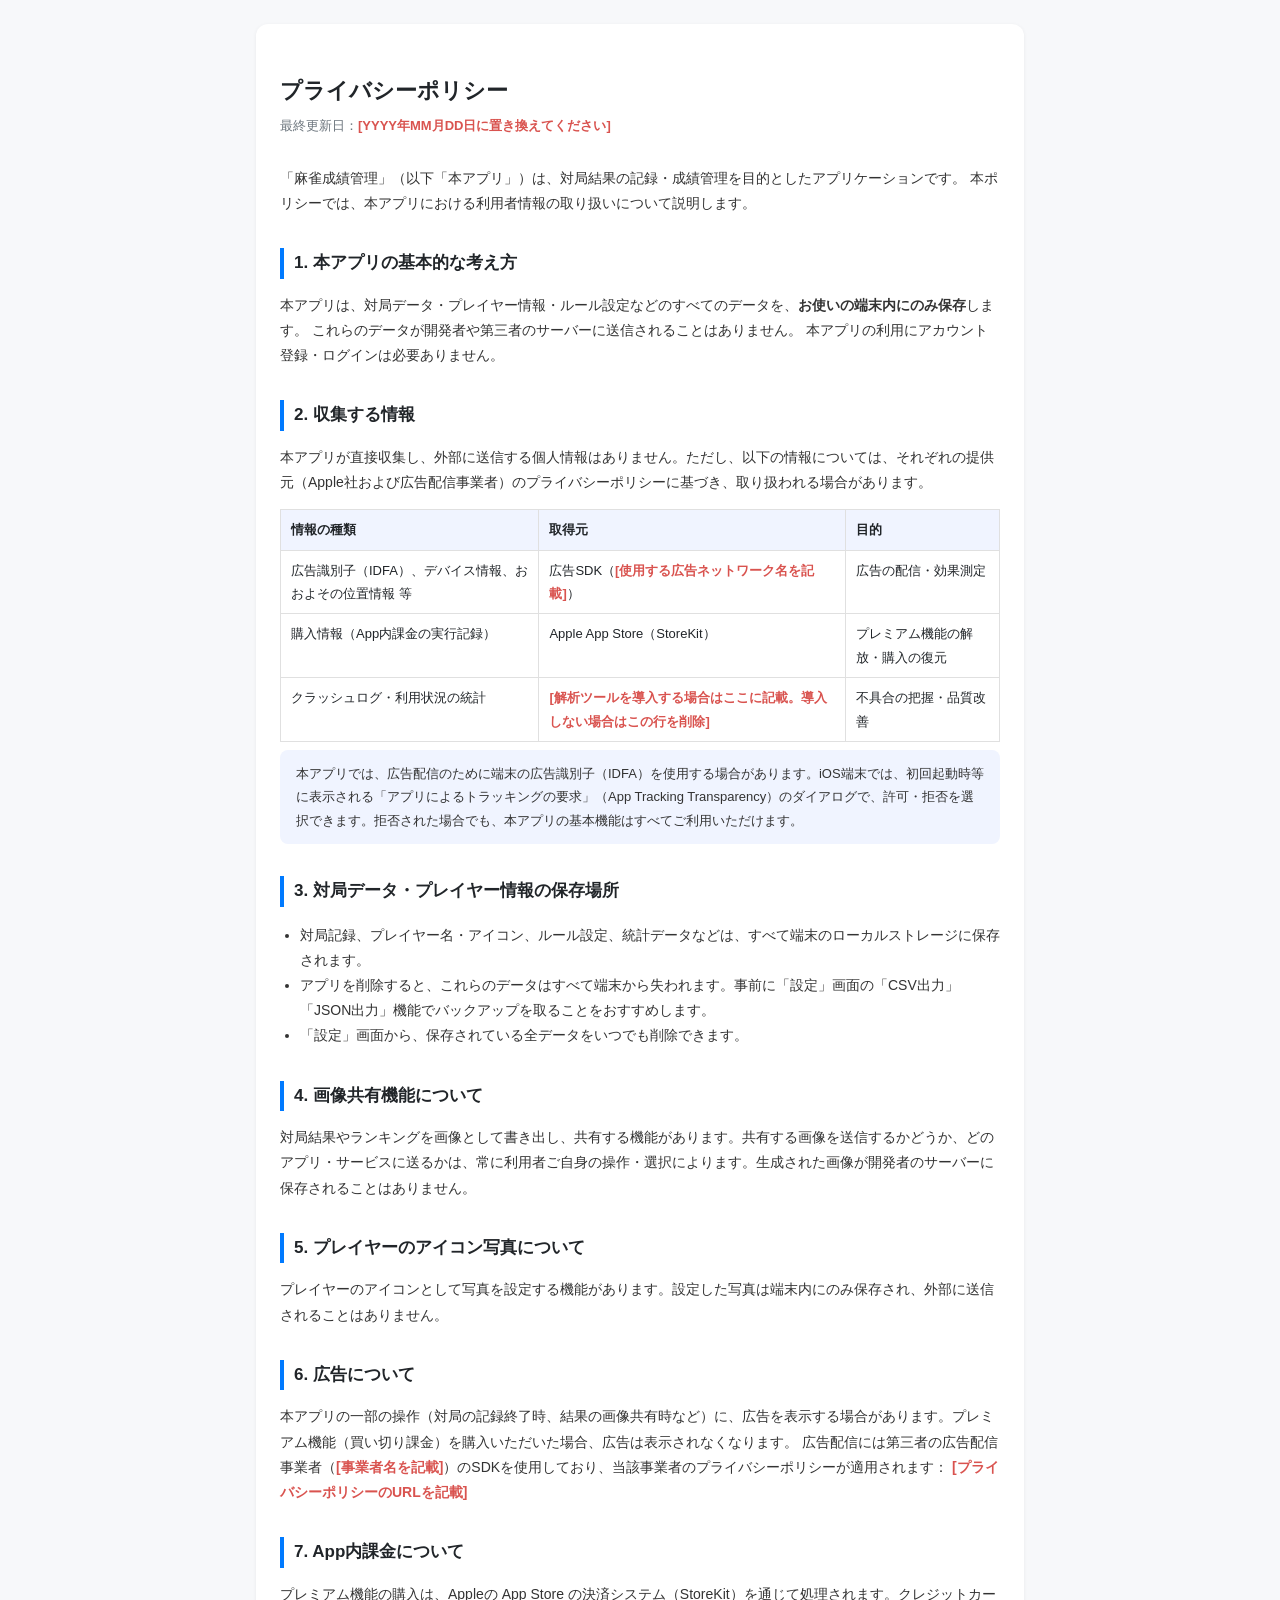
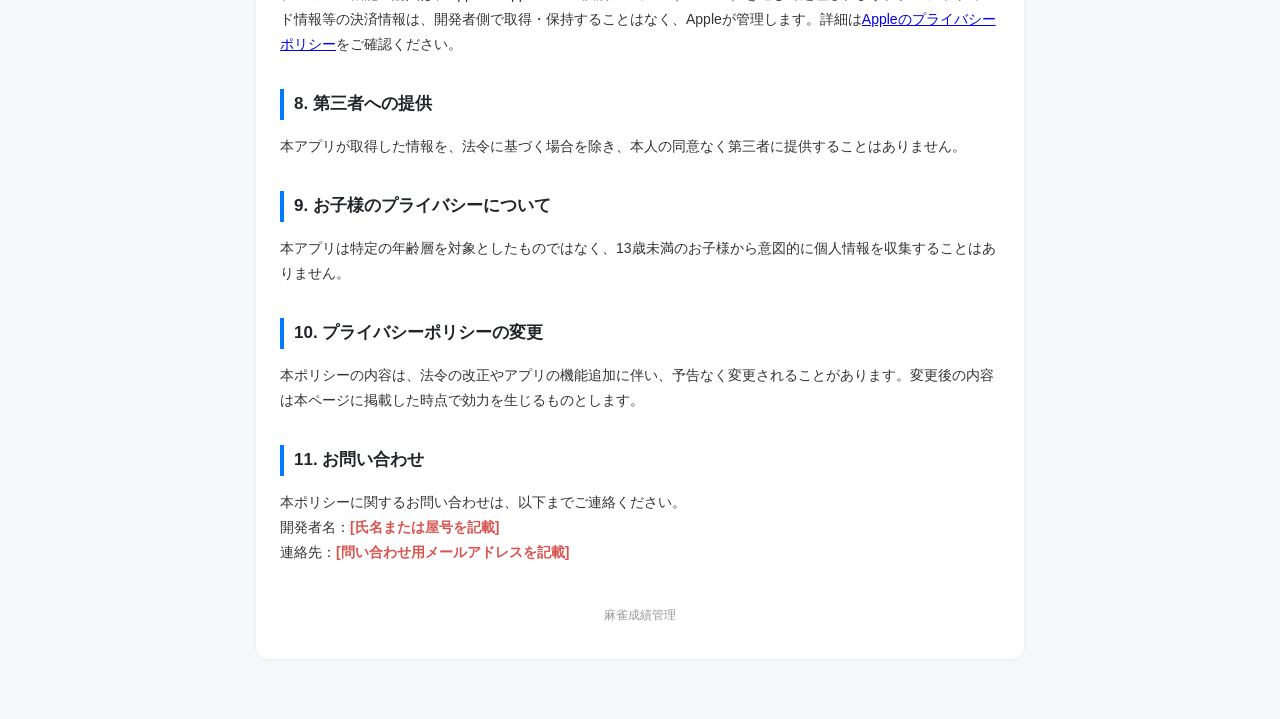
<file: privacy.html>
<!DOCTYPE html>
<html lang="ja">
<head>
<meta charset="UTF-8">
<meta name="viewport" content="width=device-width, initial-scale=1.0">
<title>プライバシーポリシー｜麻雀成績管理</title>
<style>
  body {
    font-family: -apple-system, BlinkMacSystemFont, "Hiragino Sans", "Yu Gothic", sans-serif;
    line-height: 1.8;
    color: #212529;
    background: #F7F8FA;
    margin: 0;
    padding: 24px 16px 60px;
  }
  .container { max-width: 720px; margin: 0 auto; background: #fff; border-radius: 12px; padding: 32px 24px; box-shadow: 0 1px 4px rgba(0,0,0,0.06); }
  h1 { font-size: 22px; margin-bottom: 4px; }
  .updated { font-size: 13px; color: #6c757d; margin-bottom: 28px; }
  h2 { font-size: 17px; margin-top: 32px; margin-bottom: 10px; border-left: 4px solid #007AFF; padding-left: 10px; }
  p, li { font-size: 14px; color: #333; }
  ul { padding-left: 20px; }
  table { width: 100%; border-collapse: collapse; margin-top: 8px; font-size: 13px; }
  th, td { border: 1px solid #E0E0E0; padding: 8px 10px; text-align: left; vertical-align: top; }
  th { background: #F0F4FF; }
  .note { background: #F0F4FF; border-radius: 8px; padding: 12px 16px; font-size: 13px; color: #333; margin-top: 8px; }
  .placeholder { color: #d9534f; font-weight: 600; }
  footer { text-align: center; font-size: 12px; color: #999; margin-top: 40px; }
</style>
</head>
<body>
  <div class="container">
    <h1>プライバシーポリシー</h1>
    <div class="updated">最終更新日：<span class="placeholder">[YYYY年MM月DD日に置き換えてください]</span></div>

    <p>
      「麻雀成績管理」（以下「本アプリ」）は、対局結果の記録・成績管理を目的としたアプリケーションです。
      本ポリシーでは、本アプリにおける利用者情報の取り扱いについて説明します。
    </p>

    <h2>1. 本アプリの基本的な考え方</h2>
    <p>
      本アプリは、対局データ・プレイヤー情報・ルール設定などのすべてのデータを、<strong>お使いの端末内にのみ保存</strong>します。
      これらのデータが開発者や第三者のサーバーに送信されることはありません。
      本アプリの利用にアカウント登録・ログインは必要ありません。
    </p>

    <h2>2. 収集する情報</h2>
    <p>本アプリが直接収集し、外部に送信する個人情報はありません。ただし、以下の情報については、それぞれの提供元（Apple社および広告配信事業者）のプライバシーポリシーに基づき、取り扱われる場合があります。</p>
    <table>
      <tr><th>情報の種類</th><th>取得元</th><th>目的</th></tr>
      <tr>
        <td>広告識別子（IDFA）、デバイス情報、おおよその位置情報 等</td>
        <td>広告SDK（<span class="placeholder">[使用する広告ネットワーク名を記載]</span>）</td>
        <td>広告の配信・効果測定</td>
      </tr>
      <tr>
        <td>購入情報（App内課金の実行記録）</td>
        <td>Apple App Store（StoreKit）</td>
        <td>プレミアム機能の解放・購入の復元</td>
      </tr>
      <tr>
        <td>クラッシュログ・利用状況の統計</td>
        <td><span class="placeholder">[解析ツールを導入する場合はここに記載。導入しない場合はこの行を削除]</span></td>
        <td>不具合の把握・品質改善</td>
      </tr>
    </table>
    <div class="note">
      本アプリでは、広告配信のために端末の広告識別子（IDFA）を使用する場合があります。iOS端末では、初回起動時等に表示される「アプリによるトラッキングの要求」（App Tracking Transparency）のダイアログで、許可・拒否を選択できます。拒否された場合でも、本アプリの基本機能はすべてご利用いただけます。
    </div>

    <h2>3. 対局データ・プレイヤー情報の保存場所</h2>
    <ul>
      <li>対局記録、プレイヤー名・アイコン、ルール設定、統計データなどは、すべて端末のローカルストレージに保存されます。</li>
      <li>アプリを削除すると、これらのデータはすべて端末から失われます。事前に「設定」画面の「CSV出力」「JSON出力」機能でバックアップを取ることをおすすめします。</li>
      <li>「設定」画面から、保存されている全データをいつでも削除できます。</li>
    </ul>

    <h2>4. 画像共有機能について</h2>
    <p>
      対局結果やランキングを画像として書き出し、共有する機能があります。共有する画像を送信するかどうか、どのアプリ・サービスに送るかは、常に利用者ご自身の操作・選択によります。生成された画像が開発者のサーバーに保存されることはありません。
    </p>

    <h2>5. プレイヤーのアイコン写真について</h2>
    <p>
      プレイヤーのアイコンとして写真を設定する機能があります。設定した写真は端末内にのみ保存され、外部に送信されることはありません。
    </p>

    <h2>6. 広告について</h2>
    <p>
      本アプリの一部の操作（対局の記録終了時、結果の画像共有時など）に、広告を表示する場合があります。プレミアム機能（買い切り課金）を購入いただいた場合、広告は表示されなくなります。
      広告配信には第三者の広告配信事業者（<span class="placeholder">[事業者名を記載]</span>）のSDKを使用しており、当該事業者のプライバシーポリシーが適用されます：
      <span class="placeholder">[プライバシーポリシーのURLを記載]</span>
    </p>

    <h2>7. App内課金について</h2>
    <p>
      プレミアム機能の購入は、Appleの App Store の決済システム（StoreKit）を通じて処理されます。クレジットカード情報等の決済情報は、開発者側で取得・保持することはなく、Appleが管理します。詳細は<a href="https://www.apple.com/legal/privacy/" target="_blank" rel="noopener">Appleのプライバシーポリシー</a>をご確認ください。
    </p>

    <h2>8. 第三者への提供</h2>
    <p>本アプリが取得した情報を、法令に基づく場合を除き、本人の同意なく第三者に提供することはありません。</p>

    <h2>9. お子様のプライバシーについて</h2>
    <p>本アプリは特定の年齢層を対象としたものではなく、13歳未満のお子様から意図的に個人情報を収集することはありません。</p>

    <h2>10. プライバシーポリシーの変更</h2>
    <p>本ポリシーの内容は、法令の改正やアプリの機能追加に伴い、予告なく変更されることがあります。変更後の内容は本ページに掲載した時点で効力を生じるものとします。</p>

    <h2>11. お問い合わせ</h2>
    <p>
      本ポリシーに関するお問い合わせは、以下までご連絡ください。<br>
      開発者名：<span class="placeholder">[氏名または屋号を記載]</span><br>
      連絡先：<span class="placeholder">[問い合わせ用メールアドレスを記載]</span>
    </p>

    <footer>麻雀成績管理</footer>
  </div>
</body>
</html>
</file>
